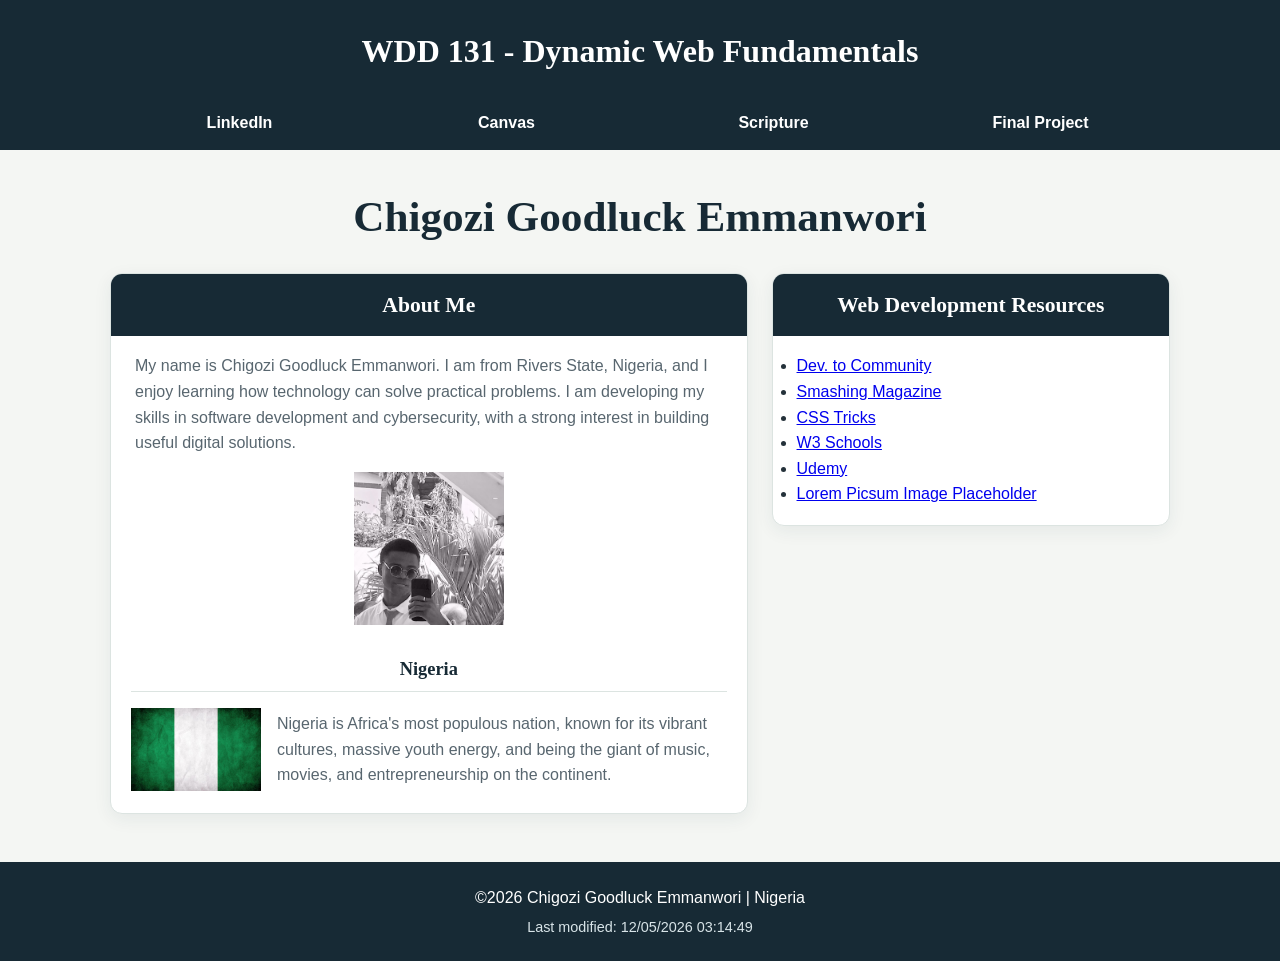
<file: index.html>
<!DOCTYPE html>
<html lang="en">
<head>
    <meta charset="UTF-8">
    <meta name="viewport" content="width=device-width, initial-scale=1.0">
    <meta name="description" content="WDD 131 | Dynamic Web Fundamentals home page for Chigozi Goodluck Emmanwori">
    <meta name="author" content="Chigozi Goodluck Emmanwori">
    <title>WDD 131 - Dynamic Web Fundamentals - Chigozi Goodluck Emmanwori</title>
    <link rel="preconnect" href="https://fonts.googleapis.com">
    <link rel="preconnect" href="https://fonts.gstatic.com" crossorigin>
    <link href="https://fonts.googleapis.com/css2?family=Roboto:ital,wght@0,100..900;1,100..900&display=swap" rel="stylesheet">
    <link rel="stylesheet" href="styles/base.css">
    <script src="scripts/getdates.js" defer></script>
</head>
<body>
    <header class="site-header">
        <div class="header-inner">
            <span id="course-title">WDD 131 - Dynamic Web Fundamentals</span>
            <nav class="navigation" aria-label="Main navigation">
                <a href="https://www.linkedin.com/in/chigozi-goodluck-emmanwori-ab995328a">LinkedIn</a>
                <a href="https://byupw.instructure.com/.">Canvas</a>
                <a href="https://www.churchofjesuschrist.org/study/scriptures/dc-testament/dc/58?lang=eng">Scripture</a>
                <a href="#">Final Project</a>
            </nav>
        </div>
    </header>

    <main>
        <h1>Chigozi Goodluck Emmanwori</h1>
        <div class="content-grid">
            <section class="card about-card">
                <h2>About Me</h2>
                <div class="card-content">
                    <p>My name is Chigozi Goodluck Emmanwori. I am from Rivers State, Nigeria, and I enjoy learning how technology can solve practical problems. I am developing my skills in software development and cybersecurity, with a strong interest in building useful digital solutions.</p>
                    <img class="profile-image" src="images/pic.jpeg" alt="Profile Picture">
                </div>
                <h3>Nigeria</h3>
                <div class="location-content">
                    <img src="images/nigeria.jpg" alt="Nigeria">
                    <p>Nigeria is Africa's most populous nation, known for its vibrant cultures, massive
                youth
                energy, and being the giant of music, movies, and entrepreneurship on the continent.</p>
                </div>
            </section>

            <section class="card interests-card">
                <h2>Web Development Resources</h2>
                <div class="card-content">
                    <ul>
                        <li><a href="https://dev.to/">Dev. to Community</a></li>
                        <li><a href="https://www.smashingmagazine.com/">Smashing Magazine</a></li>
                        <li><a href="https://css-tricks.com/">CSS Tricks</a></li>
                        <li><a href="https://www.w3schools.com/">W3 Schools</a></li>
                        <li><a href="https://www.udemy.com/">Udemy</a></li>
                        <li><a href="https://picsum.photos/">Lorem Picsum Image Placeholder</a></li>
                    </ul>
                </div>
            </section>
        </div>
    </main>
    <footer class="site-footer">
        <p>©️<span id="currentyear"></span> Chigozi Goodluck Emmanwori | Nigeria</p>
        <p id="lastModified"></p>
    </footer>
</body>
</html>
</file>
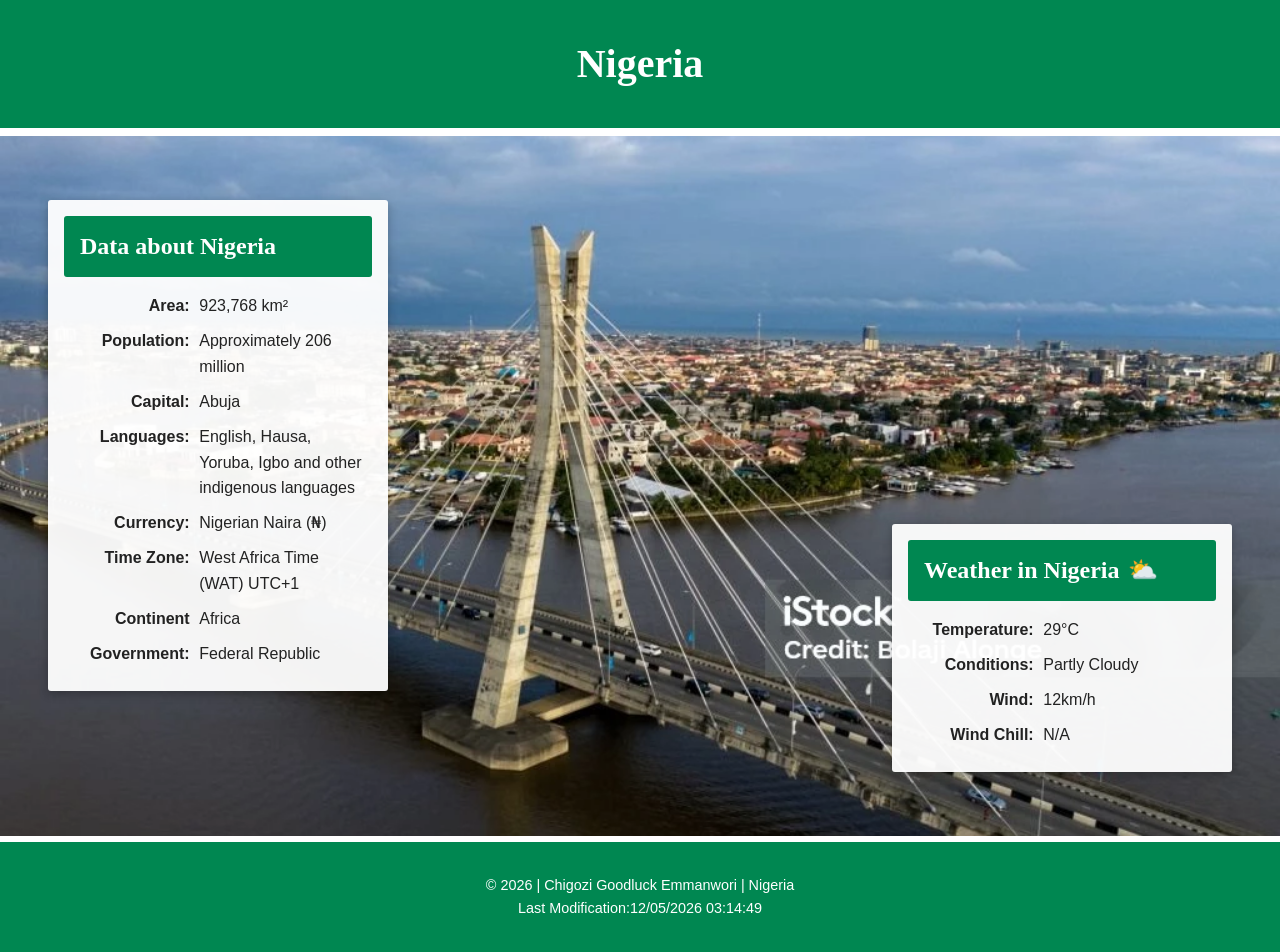
<file: place.html>
<!DOCTYPE html>
<html lang="en">
<head>
    <meta charset="UTF-8">
    <meta name="viewport" content="width=device-width, initial-scale=1.0">
    <meta name="description" content="Explore Nigeria, a West African country known for its diverse cultures, beautiful landscapes, rich history, and vibrant people.">
    <meta name="author" content="Chigozi Goodluck Emmanwori">
    <link rel="stylesheet" href="styles/place.css">
    <script src="scripts/place.js" defer></script>
    <title>Nigeria | WDD 131</title>
</head>
<body>
    <header>
        <h1>Nigeria</h1>
    </header>
    <main>
        <div class="hero">
            <picture>
                <source media="(max-width: 600px)" srcset="images/nigeria-small.webp">
                <img src="images/nigeria-large.webp" alt="Nigeria" width="1600" height="900">
            </picture>
        </div>
        <section class="data">
            <h2>Data about Nigeria</h2>
            <div class="information">
                <p><strong>Area:</strong></p>
                <p>923,768 km²</p>
                <p><strong>Population:</strong></p>
                <p>Approximately 206 million</p>
                <p><strong>Capital:</strong></p>
                <p>Abuja</p>
                <p><strong>Languages:</strong></p>
                <p>English, Hausa, Yoruba, Igbo and other indigenous languages</p>
                <p><strong>Currency:</strong></p>
                <p>Nigerian Naira (₦)</p>
                <p><strong>Time Zone:</strong></p>
                <p>West Africa Time (WAT) UTC+1</p>
                <p><strong>Continent</strong></p>
                <p>Africa</p>
                <p><strong>Government:</strong></p>
                <p>Federal Republic</p>
            </div>
        </section>
        <section class="weather">
            <h2>Weather in Nigeria</h2>
            <img class="weather-icon" src="images/weather.svg" alt="Weather Icon" width="60" height="60">
            <div class="information">
                <p><strong>Temperature:</strong></p>
                <p><span id=temperature>29</span>°C</p>
                <p><strong>Conditions:</strong></p>
                <p>Partly Cloudy</p>
                <p><strong>Wind:</strong></p>
                <p><span id="wind-speed">12</span>km/h</p>
                <p><strong>Wind Chill:</strong></p>
                <p id="wind-chill">N/A</p>
            </div>
        </section>
    </main>    
    <footer>
        <p>
            &copy; <span id="currentyear"></span>
            | Chigozi Goodluck Emmanwori
            | Nigeria
        </p>
        <p>Last Modification:<span id="lastModified"></span>
        </p>
    </footer>
</body>

</html>
</file>
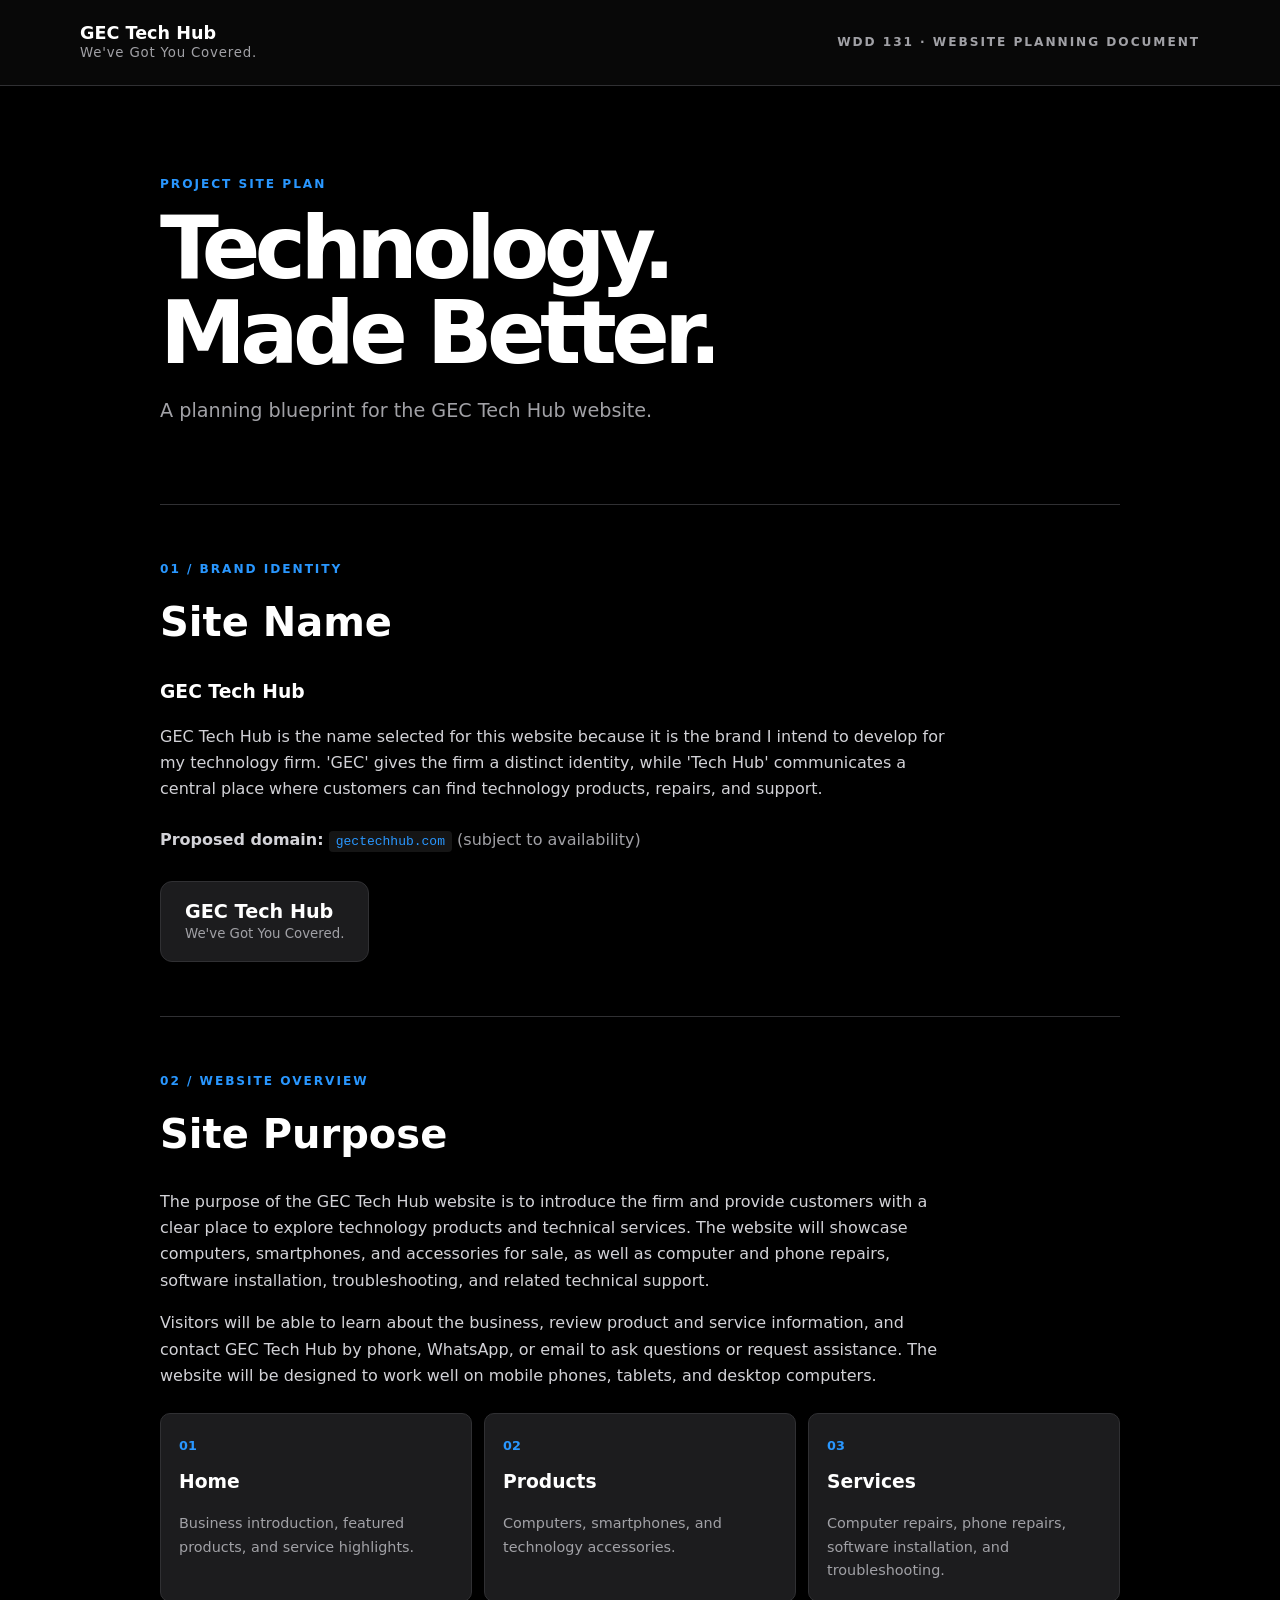
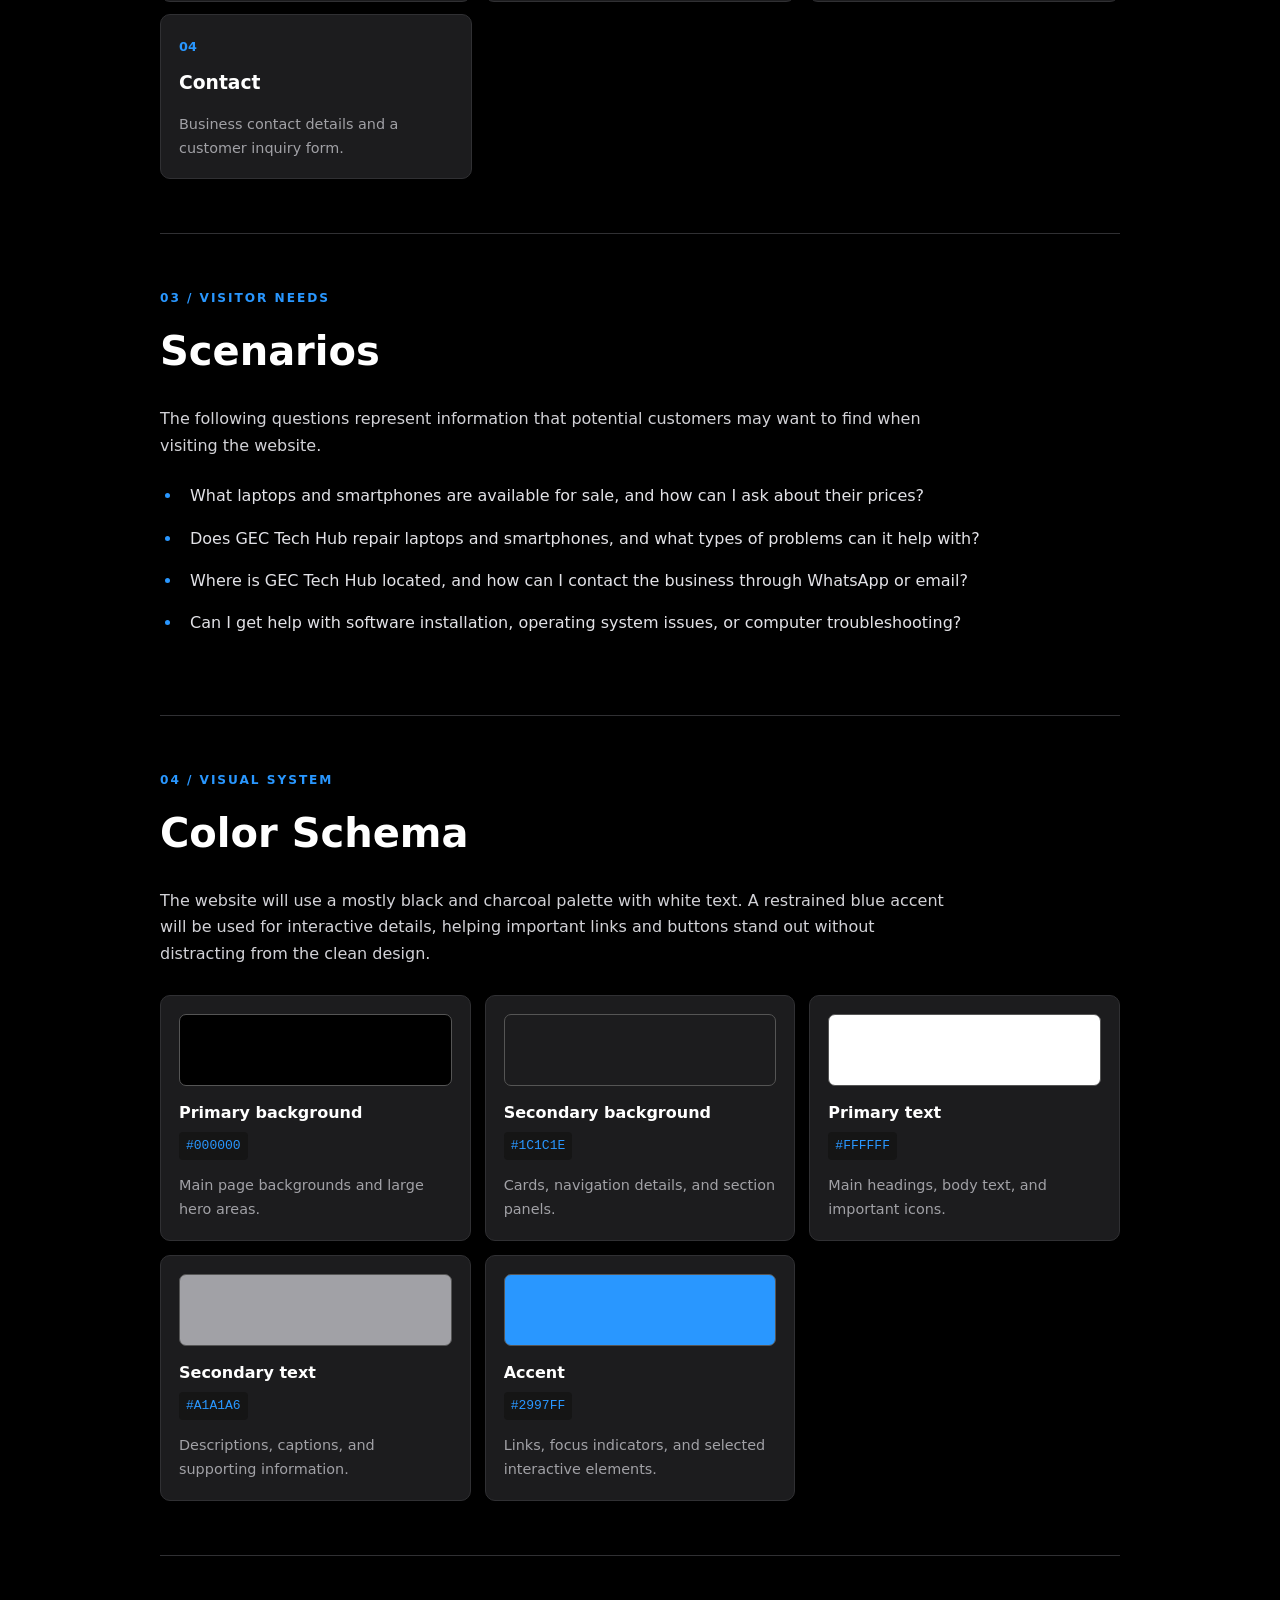
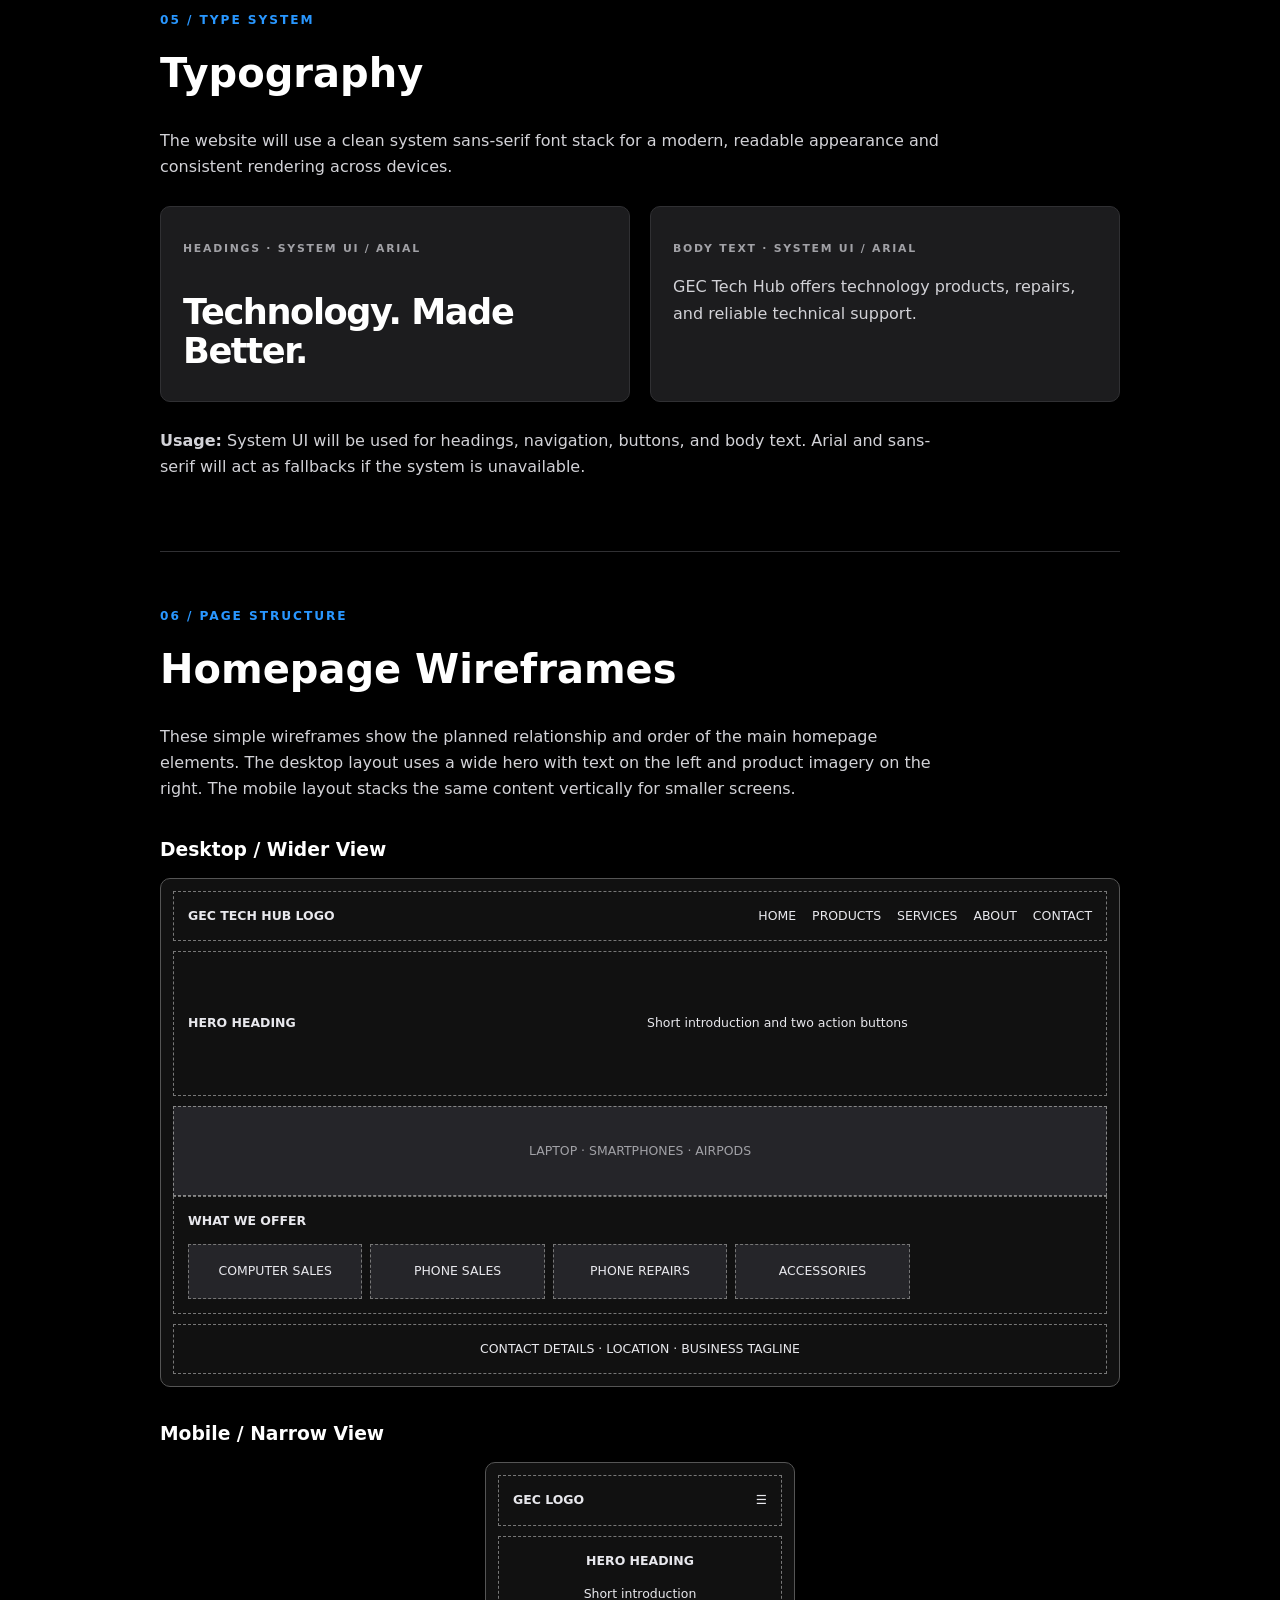
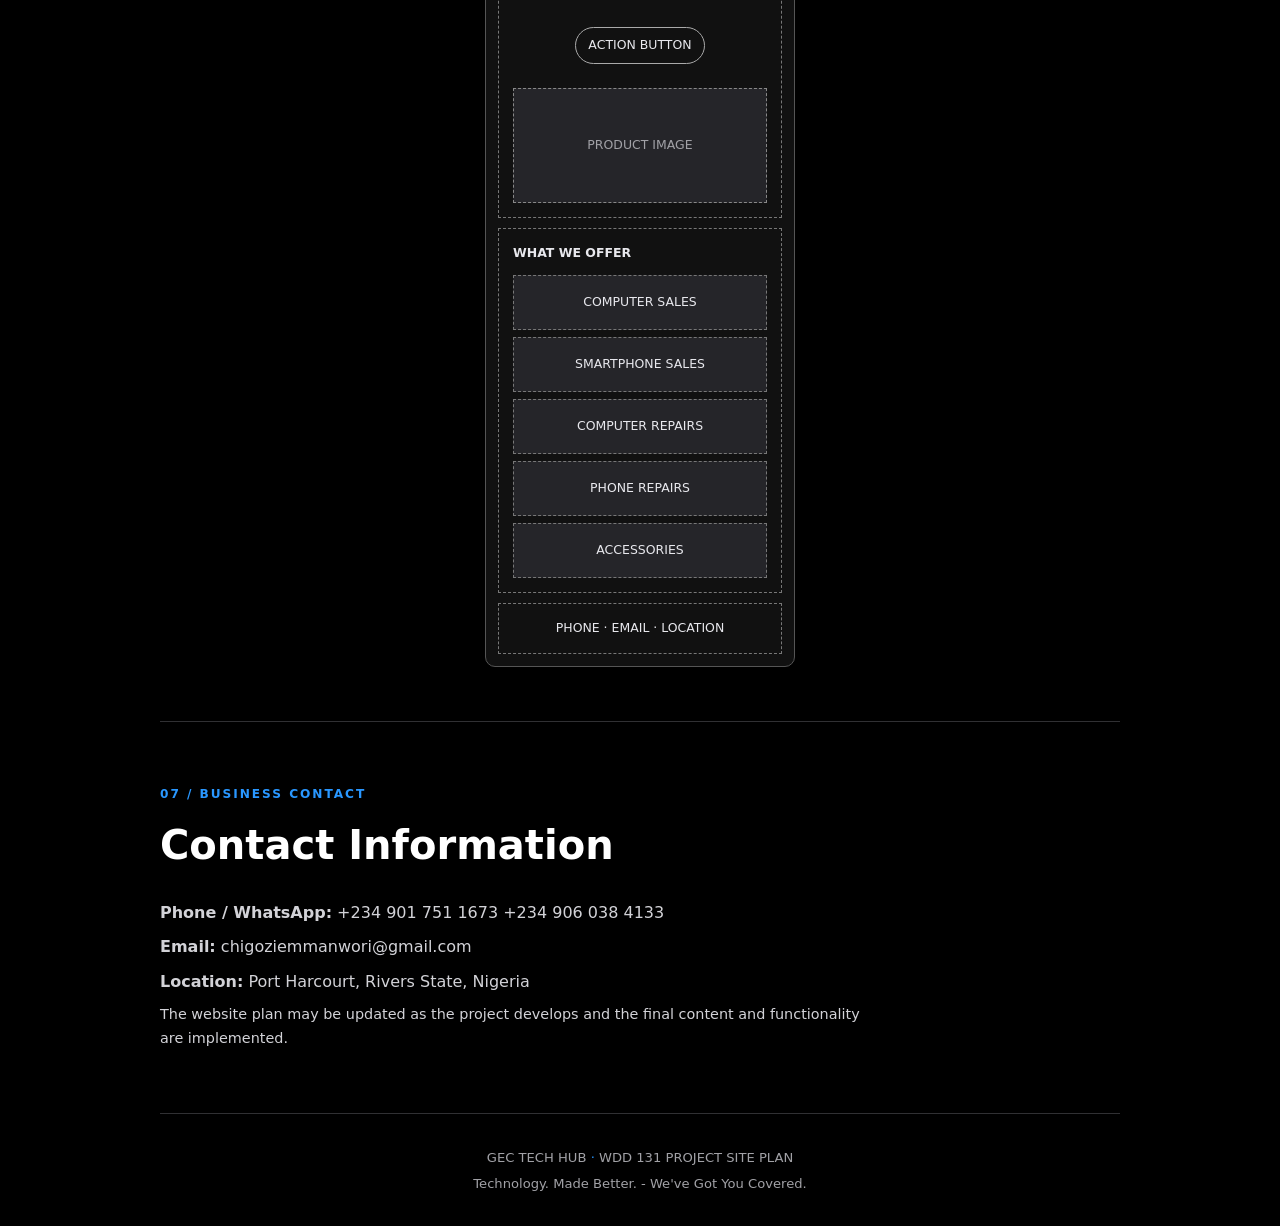
<file: project/siteplan.html>
<!DOCTYPE html>
<html lang="en">
<head>
    <meta charset="UTF-8">
    <meta name="viewport" content="width=device-width, initial-scale=1.0">
    <meta name="description" content="Website planning document for GEC Tech Hub, a technology sales, repair, and support firm in Port Harcourt, Rivers State.">
    <meta name="author" content="Chigozi Goodluck Emmanwori">
    <link rel="stylesheet" href="siteplan.css">
    <title>GEC Tech Hub | Website Site Plan</title>
</head>
<body>
    <header class="site-header">
        <a class="brand" href="#top" aria-label="GEC Tech Hub site plan home">
            <span class="brand-text">
                <strong>GEC Tech Hub</strong>
                <small>We've Got You Covered.</small>
            </span>
        </a>
        <p class="document-label">WDD 131 · Website Planning Document</p>
    </header>

    <main id="top">
        <section class="intro">
            <p class="eyebrow">PROJECT SITE PLAN</p>
            <h1>Technology.<br>Made Better.</h1>
            <p class="intro-copy">A planning blueprint for the GEC Tech Hub website.</p>
        </section>
        <section class="plan-section" id="site-name">
            <p class="section-number">01 / BRAND IDENTITY</p>
            <!--I am still working on the brand's logo. At the end of the project, the logo would be provided-->
            <h2>Site Name</h2>
            <h3>GEC Tech Hub</h3>
            <p>GEC Tech Hub is the name selected for this website because it is the brand I intend to develop for my technology firm. 'GEC' gives the firm a distinct identity, while 'Tech Hub' communicates a central place where customers can find technology products, repairs, and support.</p>
            <p class="domain-note"><strong>Proposed domain:</strong> <code>gectechhub.com</code> <span>(subject to availability)</span></p>
            <div class="brand-preview">
                <div><strong>GEC Tech Hub</strong><small>We've Got You Covered.</small></div>
            </div>
        </section>
        <section class="plan-section" id="purpose">
            <p class="section-number">02 / WEBSITE OVERVIEW</p>
            <h2>Site Purpose</h2>
            <p>The purpose of the GEC Tech Hub website is to introduce the firm and provide customers with a clear place to explore technology products and technical services. The website will showcase computers, smartphones, and accessories for sale, as well as computer and phone repairs, software installation, troubleshooting, and related technical support.</p>
            <p>Visitors will be able to learn about the business, review product and service information, and contact GEC Tech Hub by phone, WhatsApp, or email to ask questions or request assistance. The website will be designed to work well on mobile phones, tablets, and desktop computers.</p>
            <div class="page-list">
                <article><span>01</span><h3>Home</h3><p>Business introduction, featured products, and service highlights.</p></article>
                <article><span>02</span><h3>Products</h3><p>Computers, smartphones, and technology accessories.</p></article>
                <article><span>03</span><h3>Services</h3><p>Computer repairs, phone repairs, software installation, and troubleshooting.</p></article>
                <article><span>04</span><h3>Contact</h3><p>Business contact details and a customer inquiry form.</p></article>
            </div>
        </section>

        <section class="plan-section" id="scenarios">
            <p class="section-number">03 / VISITOR NEEDS</p>
            <h2>Scenarios</h2>
            <p>The following questions represent information that potential customers may want to find when visiting the website.</p>
            <ul class="scenario-list">
                <li>What laptops and smartphones are available for sale, and how can I ask about their prices?</li>
                <li>Does GEC Tech Hub repair laptops and smartphones, and what types of problems can it help with?</li>
                <li>Where is GEC Tech Hub located, and how can I contact the business through WhatsApp or email?</li>
                <li>Can I get help with software installation, operating system issues, or computer troubleshooting?</li>
            </ul>
        </section>

        <section class="plan-section" id="colors">
            <p class="section-number">04 / VISUAL SYSTEM</p>
            <h2>Color Schema</h2>
            <p>The website will use a mostly black and charcoal palette with white text. A restrained blue accent will be used for interactive details, helping important links and buttons stand out without distracting from the clean design.</p>
            <div class="color-grid">
                <article class="color-swatch"><div class="swatch black"></div><h3>Primary background</h3><code>#000000</code><p>Main page backgrounds and large hero areas.</p></article>
                <article class="color-swatch"><div class="swatch charcoal"></div><h3>Secondary background</h3><code>#1C1C1E</code><p>Cards, navigation details, and section panels.</p></article>
                <article class="color-swatch"><div class="swatch white"></div><h3>Primary text</h3><code>#FFFFFF</code><p>Main headings, body text, and important icons.</p></article>
                <article class="color-swatch"><div class="swatch muted"></div><h3>Secondary text</h3><code>#A1A1A6</code><p>Descriptions, captions, and supporting information.</p></article>
                <article class="color-swatch"><div class="swatch blue"></div><h3>Accent</h3><code>#2997FF</code><p>Links, focus indicators, and selected interactive elements.</p></article>
            </div>
        </section>

        <section class="plan-section" id="typography">
            <p class="section-number">05 / TYPE SYSTEM</p>
            <h2>Typography</h2>
            <p>The website will use a clean system sans-serif font stack for a modern, readable appearance and consistent rendering across devices.</p>
            <div class="type-sample">
                <div><p class="sample-label">HEADINGS · SYSTEM UI / ARIAL</p><h3 class="sample-heading">Technology. Made Better.</h3></div>
                <div><p class="sample-label">BODY TEXT · SYSTEM UI / ARIAL</p><p class="sample-body">GEC Tech Hub offers technology products, repairs, and reliable technical support.</p></div>
            </div>
            <p><strong>Usage:</strong> System UI will be used for headings, navigation, buttons, and body text. Arial and sans-serif will act as fallbacks if the system is unavailable.</p>
        </section>

        <section class="plan-section" id="wireframes">
            <p class="section-number">06 / PAGE STRUCTURE</p>
            <h2>Homepage Wireframes</h2>
            <p>These simple wireframes show the planned relationship and order of the main homepage elements. The desktop layout uses a wide hero with text on the left and product imagery on the right. The mobile layout stacks the same content vertically for smaller screens.</p>

            <h3 class="wireframe-title">Desktop / Wider View</h3>
            <div class="wireframe desktop-wireframe" role="img" aria-label="Desktop homepage wireframe showing header navigation, hero text and product image side by side, service cards, and contact footer.">
                <div class="wf-header"><b>GEC TECH HUB LOGO</b><span>HOME　 PRODUCTS　 SERVICES　 ABOUT　 CONTACT</span></div>
                <div class="wf-hero"><b>HERO HEADING</b><p>Short introduction and two action buttons</p></div><div class="wf-image">LAPTOP · SMARTPHONES · AIRPODS</div>
                <div class="wf-services"><b>WHAT WE OFFER</b><div class="wf-cards"><span>COMPUTER SALES</span><span>PHONE SALES</span><span>PHONE REPAIRS</span><span>ACCESSORIES</span></div></div>
                <div class="wf-footer">CONTACT DETAILS · LOCATION · BUSINESS TAGLINE</div>
            </div>

            <h3 class="wireframe-title">Mobile / Narrow View</h3>
            <div class="wireframe mobile-wireframe" role="img" aria-label="Mobile homepage wireframe showing a compact header, stacked hero content and image, vertically arranged service cards, and contact footer.">
                <div class="wf-header"><b>GEC LOGO</b><span>☰</span></div>
                <div class="wf-mobile-hero"><b>HERO HEADING</b><p>Short introduction</p><span class="wf-button">ACTION BUTTON</span><div class="wf-image">PRODUCT IMAGE</div></div>
                <div class="wf-mobile-services"><b>WHAT WE OFFER</b><span>COMPUTER SALES</span><span>SMARTPHONE SALES</span><span>COMPUTER REPAIRS</span><span>PHONE REPAIRS</span><span>ACCESSORIES</span></div>
                <div class="wf-footer">PHONE · EMAIL · LOCATION</div>
            </div>
        </section>

        <section class="plan-section contact-plan" id="contact">
            <p class="section-number">07 / BUSINESS CONTACT</p>
            <h2>Contact Information</h2>
            <p><strong>Phone / WhatsApp:</strong> +234 901 751 1673  +234 906 038 4133</p>
            <p><strong>Email:</strong> chigoziemmanwori@gmail.com</p>
            <p><strong>Location:</strong> Port Harcourt, Rivers State, Nigeria</p>
            <p class="note">The website plan may be updated as the project develops and the final content and functionality are implemented.</p>
        </section>
    </main>

    <footer class="site-footer">
        <p>GEC TECH HUB <span>·</span> WDD 131 PROJECT SITE PLAN</p>
        <p>Technology. Made Better. - We've Got You Covered.</p>
    </footer>
</body>
</html>
</file>
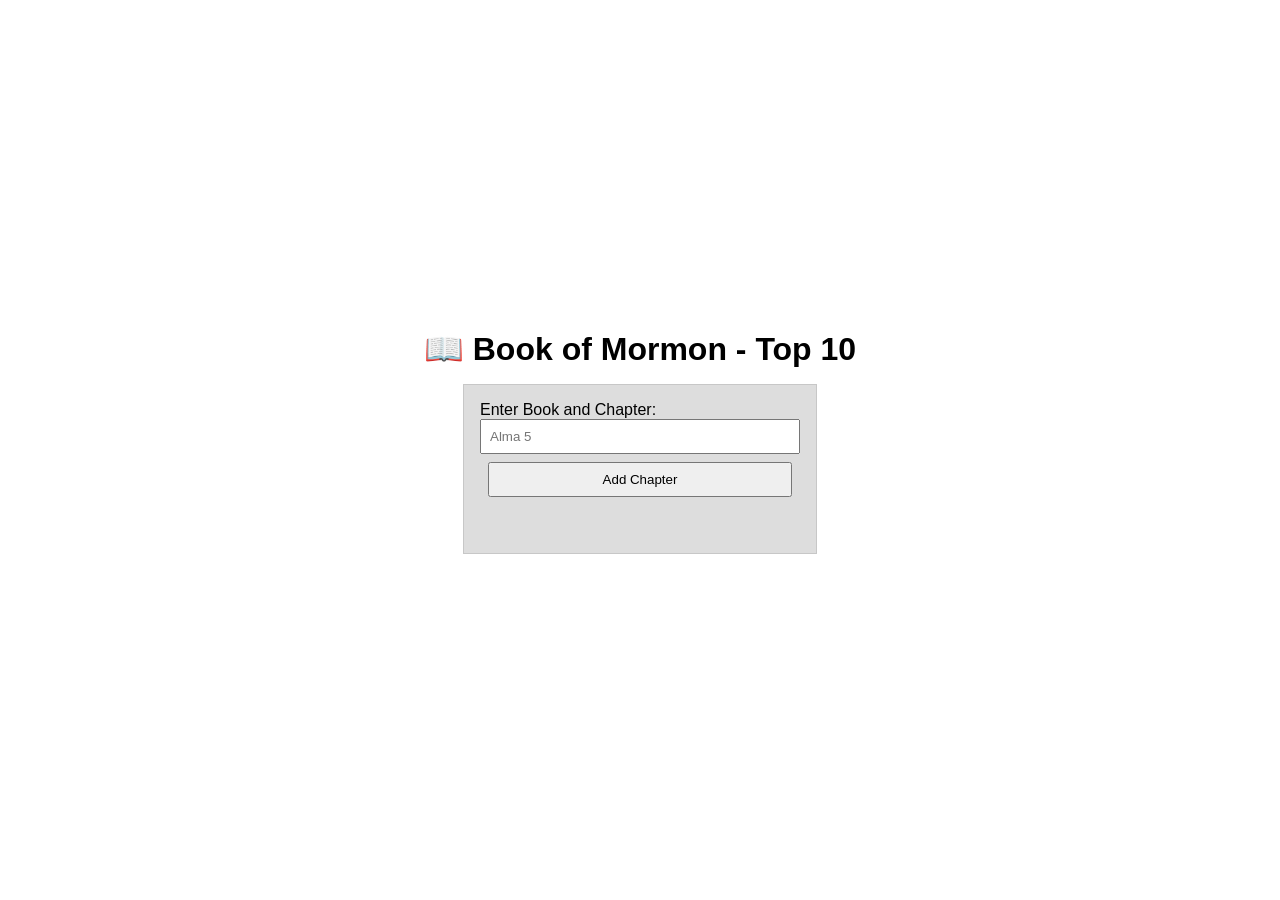
<file: week02/bom.html>
<!DOCTYPE html>
<html lang="en">
<head>
    <meta charset="UTF-8">
    <meta name="viewport" content="width=device-width, initial-scale=1.0">
    <meta name="description" content="BOM">
    <meta name="author" content="Chigozi Goodluck Emmanwori">
    <title>WDD 131 - BOM</title>
    <link rel="stylesheet" href="styles/bom.css">
    <script src="scripts/bom.js" defer></script>
</head>
<body>
        <h1>📖 Book of Mormon - Top 10</h1>
    <main>
        <label for="favchap">Enter Book and Chapter: </label>
        <input type="text" id="favchap" placeholder="Alma 5">
        <button type="submit">Add Chapter</button>
        <ul id="list"></ul>
    </main>
</body>
</html>
</file>
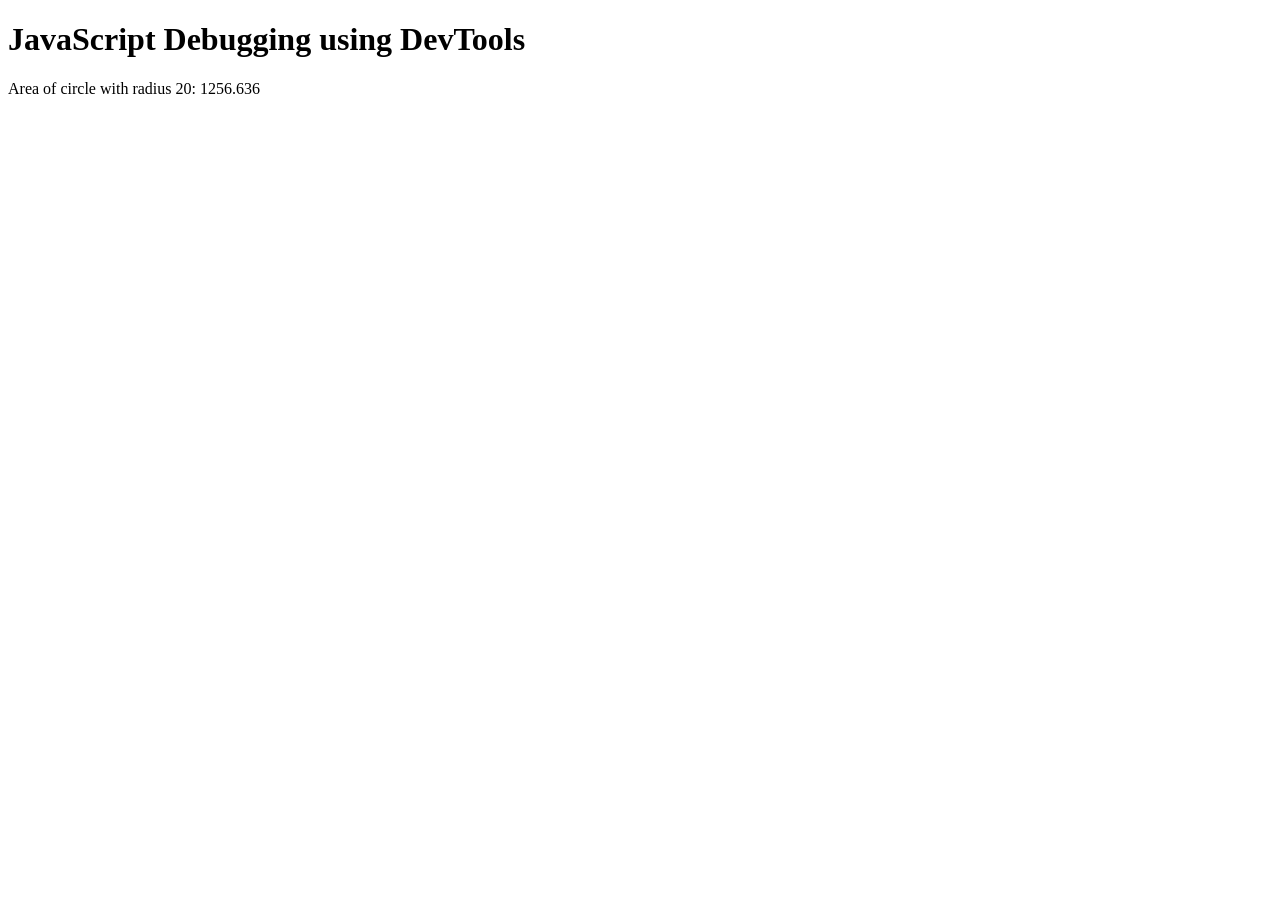
<file: week02/debugging.html>
<!DOCTYPE html>
<html lang="en">
<head>
    <meta charset="UTF-8">
    <meta name="viewport" content="width=device-width, initial-scale=1.0">
    <meta name="description" content="Debugging">
    <meta name="author" content="Chigozi Goodluck Emmanwori">
    <script src="scripts/debugging.js" defer></script>
    <title>WDD 131 - Debugging</title>
</head>
<body>
    <h1>JavaScript Debugging using DevTools</h1>
    <p>Area of circle with radius <span id="radius"></span>: <span id="area"></span></p>
</body>
</html>
</file>
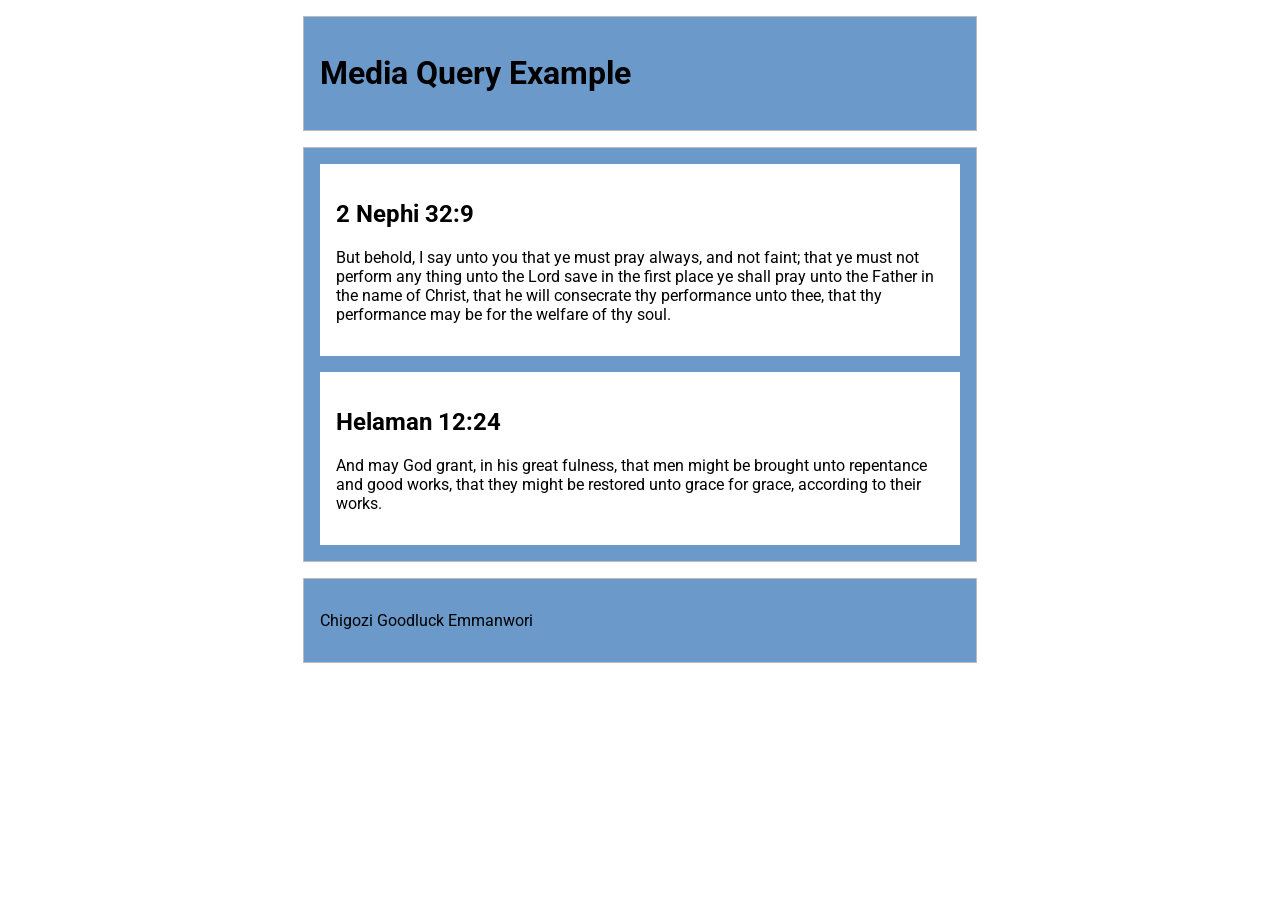
<file: week02/media-query.html>
<!DOCTYPE html>
<html lang="en">
<head>
    <meta charset="UTF-8">
    <meta name="viewport" content="width=device-width, initial-scale=1.0">
    <meta name="description" content="Media query learning activity example page">
    <meta name="author" content="Chigozi Goodluck Emmanwori">
    <title>WDD 131 - Media Query Example</title>
    <link rel="preconnect" href="https://fonts.googleapis.com">
    <link rel="preconnect" href="https://fonts.gstatic.com" crossorigin>
    <link href="https://fonts.googleapis.com/css2?family=Roboto:ital,wght@0,100..900;1,100..900&display=swap" rel="stylesheet">
    <link rel="stylesheet" href="styles/media-query-large.css">
    <link rel="stylesheet" href="styles/media-query.css">
</head>
<body>
    <header>
        <h1>Media Query Example</h1>
    </header>
    <main>
        <section>
            <h2>2 Nephi 32:9</h2>
            <p>But behold, I say unto you that ye must pray always, and not faint; that ye must not perform any thing unto the Lord save in the first place ye shall pray unto the Father in the name of Christ, that he will consecrate thy performance unto thee, that thy performance may be for the welfare of thy soul.</p>
        </section>
        <section>
            <h2>Helaman 12:24</h2>
            <p>And may God grant, in his great fulness, that men might be brought unto repentance and good works, that they might be restored unto grace for grace, according to their works.</p>
        </section>
    </main>
    <footer>
        <p>Chigozi Goodluck Emmanwori</p>
    </footer>
</body>
</html>
</file>
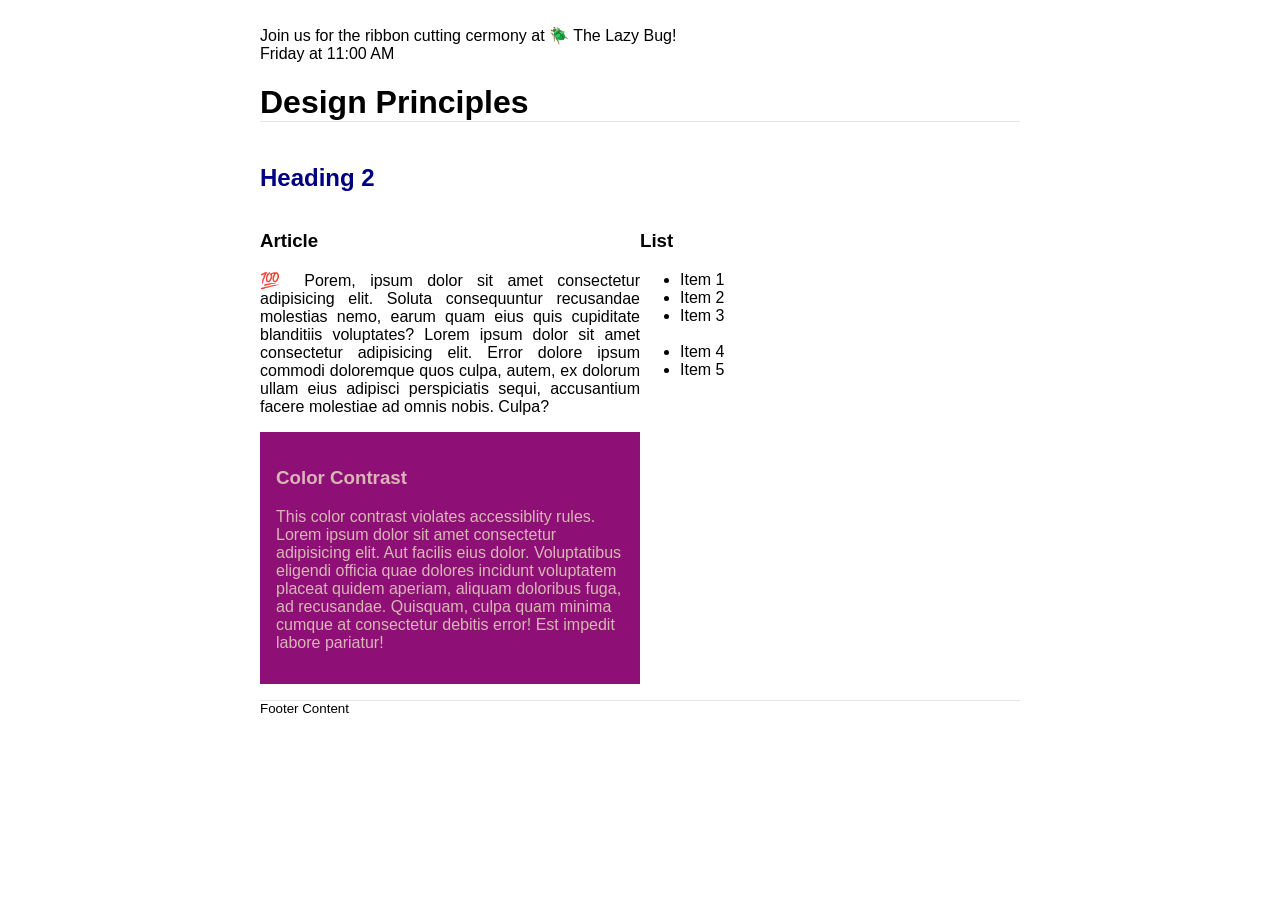
<file: week03/design.html>
<!DOCTYPE html>
<html lang="en">
<head>
    <meta charset="UTF-8">
    <meta name="viewport" content="width=device-width, initial-scale=1.0">
    <meta name="description" content="Design">
    <meta name="author" content="Chigozi Goodluck Emmanwori">
    <link rel="stylesheet" href="styles/design.css">
    <title>Document</title>
</head>
<body>
    <header>
	<banner behavior="alternate" direction="right"><br>Join us for the ribbon cutting cermony at 🪲 The Lazy Bug!<br>Friday at 11:00 AM</banner>
	<h1>Design Principles</h1>
</header>
<main>
	<h2>Heading 2</h2>
	<section>
		<h3>Article</h3>
		<article>
			<p>💯 Porem, ipsum dolor sit amet consectetur adipisicing elit. Soluta consequuntur recusandae molestias nemo, earum quam eius quis cupiditate blanditiis voluptates? Lorem ipsum dolor sit amet consectetur adipisicing elit. Error dolore ipsum commodi doloremque quos culpa, autem, ex dolorum ullam eius adipisci perspiciatis sequi, accusantium facere molestiae ad omnis nobis. Culpa?</p>
		</article>
	</section>
	<section>
		<h3>List</h3>
		<ul>
			<li>Item 1</li>
			<li>Item 2</li>
			<li>Item 3<br><br></li>
			<li>Item 4</li>
			<li>Item 5</li>
		</ul>
	</section>
	<div class="callout">
		<h3>Color Contrast</h3>
		<p>This color contrast violates accessiblity rules. Lorem ipsum dolor sit amet consectetur adipisicing elit. Aut facilis eius dolor. Voluptatibus eligendi officia quae dolores incidunt voluptatem placeat quidem aperiam, aliquam doloribus fuga, ad recusandae. Quisquam, culpa quam minima cumque at consectetur debitis error! Est impedit labore pariatur!</p>
	</div>
</main>
<footer>
	Footer Content
</footer>
</body>
</html>
</file>
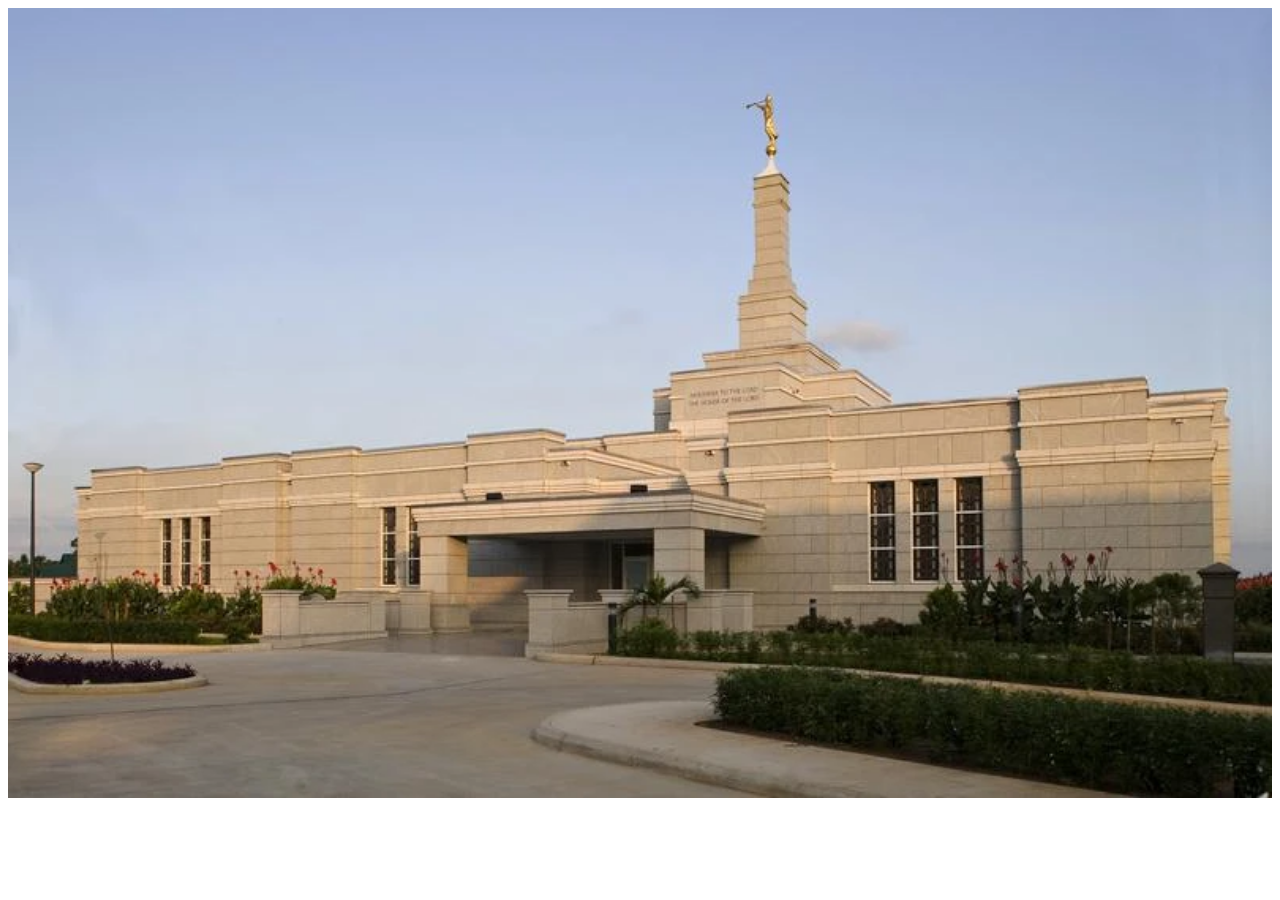
<file: week03/responsive-images.html>
<!DOCTYPE html>
<html lang="en">
<head>
    <meta charset="UTF-8">
    <meta name="viewport" content="width=device-width, initial-scale=1.0">
    <meta name="description" content="Responsive Images">
    <meta name="author" content="Chigozi Goodluck Emmanwori">
    <link rel="stylesheet" href="styles/responsive-images.css">
    <title>Responsive Images</title>
</head>
<body>
    <main>
        <div class="hero">
            <picture>
                <source srcset="images/hero-large.webp" media="(min-width: 1000px)">
                <source srcset="images/hero-medium.webp" media="(min-width: 500px)">
                <img src="images/hero-small.webp" alt="Aba Nigeria Temple" width="500" height="250">
            </picture>
        </div>
    </main>
</body>
</html>
</file>
<file: styles/base.css>
:root {
    --navy: #25578a;
    --blue: #172a35;
    --paper: #f4f6f3;
    --white: #ffffff;
    --muted: #58666f;
    --border: #dce4e1;
    --ink: #24313a;
    --heading-font: "Playfair Display", Georgia, serif;
    --body-font: "DM Sans", Arial, sans-serif;
}

* {
    box-sizing: border-box;
    margin: 0;
    padding: 0;
}

body {
    background: var(--paper);
    color: var(--ink);
    font-family: var(--body-font);
    line-height: 1.6;
}

.site-header {
    background: var(--blue);
    color: var(--white);
}

.header-inner {
    max-width: 1100px;
    margin: 0 auto;
    padding: 1.4rem 1.25rem 0;
}

#course-title {
    display: block;
    padding: 0.25rem 0 1.1rem;
    font-family: var(--heading-font);
    font-size: clamp(1.35rem, 3vw, 2rem);
    font-weight: 700;
    text-align: center;
}

.navigation {
    display: flex;
    justify-content: space-around;
    align-items: center;
    gap: 0.5rem;
    flex-wrap: wrap;
}

.navigation a {
    flex: 1 1 150px;
    display: block;
    padding: 0.9rem 0.75rem;
    color: var(--white);
    text-align: center;
    text-decoration: none;
    font-weight: 600;
    transition: all 0.3s;
}

.navigation a:hover {
    transform: translateY(-5px);
    background-color: var(--muted);
    color: var(--white);
    box-shadow: 0 4px 8px rgba(0, 0, 0, 0.2);
}

main {
    max-width: 1100px;
    margin: 2rem auto 3rem;
    padding: 0 1.25rem
}

h1,
h2,
h3 {
    font-family: var(--heading-font);
}

h1 {
    margin-bottom: 1.4rem;
    color: var(--blue);
    font-size: clamp(2rem, 4vw, 2.7rem);
    text-align: center;
}

.content-grid {
    display: grid;
    grid-template-columns: minmax(0, 1.6fr) minmax(260px, 1fr);
    gap: 1.5rem;
    align-items: start;
}

.card {
    overflow: hidden;
    background: var(--white);
    border: 1px solid var(--border);
    border-radius: 12px;
    box-shadow: 0 5px 18px rgba(23, 50, 77, 0.07);
}

.card h2 {
    padding: 0.85rem 1rem;
    background: var(--blue);
    color: var(--white);
    font-size: 1.35rem;
    text-align: center;
}

.card h3 {
    margin: 0 1.25rem;
    padding: 0.8rem 0 0.4rem;
    border-bottom: 1px solid var(--border);
    color: var(--blue);
    font-size: 1.15rem;
    text-align: center;
}

.card-content {
    padding: 1.1rem 1.5rem;
}

.card-content p,
.location-content p {
    color: var(--muted);
}

.profile-image {
    display: block;
    width: 150px;
    max-width: 40%;
    margin: 1rem auto 0;
}

.location-content {
    display: grid;
    grid-template-columns: 130px 1fr;
    gap: 1rem;
    align-items: center;
    padding: 1rem 1.25rem 1.4rem;
}

.location-content img {
    display: block;
    width: 100%;
    height: auto;
}

.site-footer {
    padding: 1.4rem 1rem;
    background: var(--blue);
    color: var(--white);
    text-align: center;
}

.site-footer p + p {
    margin-top: 0.35rem;
    color: #d8e4e8;
    font-size: 0.9rem;
}

@media (max-width: 700px) {
    .content-grid {
        grid-template-columns: 1fr;
    }

    .navigation {
        flex-direction: column;
        gap: 0;
    }

    .navigation a {
        width: 100%;
        flex-basis: auto;
    }

    .location-content {
        grid-template-columns: 100px 1fr;
    }
}

@media (max-width: 420px) {
    .location-content {
        grid-template-columns: 1fr;
    }

    .location-content img {
        max-width: 150px;
        margin: 0 auto;
    }
}
</file>
<file: styles/place.css>
:root {
    --primary-color: #008751;
    --secondary-color: #ffffff;
    --accent-color: #e6f2e9;
    --text-color: #222222;
    --heading-font: Georgia, serif;
    --body-font: Arial, sans-serif;
}

* {
    margin: 0;
    padding: 0;
    box-sizing: border-box;
}

body {
    font-family: var(--body-font);
    color: var(--text-color);
    background-color: var(--accent-color);
    line-height: 1.6;
}

header {
    background-color: var(--primary-color);
    color: var(--secondary-color);
    text-align: center;
    padding: 1.5rem;
    border-bottom: 8px solid var(--secondary-color);
}

h1,
h2 {
    font-family: var(--heading-font);
}

h1 {
    font-size: 2rem;
}

.hero {
    width: 100%;
}

.hero img {
    display: block;
    width: 100%;
    height: auto;
    object-fit: cover;
}

section {
    background-color: var(--secondary-color);
    margin: 1.5rem auto;
    padding: 1.5rem;
    max-width: 600px;
    border-radius: 3px;
}

section h2 {
    background-color: var(--primary-color);
    color: var(--secondary-color);
    text-align: center;
    padding: 0.7rem;
    margin-bottom: 1rem;
    border-radius: 3px;
}

.information {
    display: grid;
    grid-template-columns: 1fr 1.4fr;
    gap: 0.6rem;
}

.information p:nth-child(odd) {
    text-align: right;
    font-weight: bold;
}

.weather-icon {
    display: block;
    width: 60px;
    height: 60px;
    margin: 0 auto 1rem;
}

footer {
    background-color: var(--primary-color);
    color: var(--secondary-color);
    text-align: center;
    padding: 1.5rem;
    border-top: 6px solid var(--secondary-color);
    font-size: 0.9rem;
}

@media screen and (min-width: 700px) {
    header {
        padding: 2rem;
    }

    h1 {
        font-size: 2.5rem;
    }

    main {
        position: relative;
        min-height: 700px;
        padding: 2rem;
    }

    .hero {
        position: absolute;
        inset: 0;
        z-index: -1;
        height: 100%;
        overflow: hidden;
    }

    .hero img {
        width: 100%;
        height: 100%;
        object-fit: cover;
    }

    section {
        position: absolute;
        width: 340px;
        margin: 0;
        padding: 1.5rem;
        background-color: rgba(255, 255, 255, 0.95);
        box-shadow: 0 3px 10px rgba(0, 0, 0, 0.25);
    }

    .data {
        top: 4rem;
        left: 3rem;
    }

    .weather {
        bottom: 4rem;
        right: 3rem;
    }

    section h2 {
        text-align: left;
        margin: -0.5rem -0.5rem 1rem;
        padding: 0.7rem 1rem;
    }

    .weather h2::after {
        content: "⛅";
        font-size: 1.5rem;
        margin-left: 0.5rem;
    }

    .weather-icon {
        display: none;
    }

    footer {
        padding: 2rem;
    }
}
</file>
<file: project/siteplan.css>
:root {
    --black: #000000;
    --charcoal: #1c1c1e;
    --white: #ffffff;
    --muted: #a1a1a6;
    --blue: #2997ff;
    --line: #303033;
    --font: system-ui, -apple-system, BlinkMacSystemFont, "Segoe UI", Arial, sans-serif;
}

* {
    box-sizing: border-box;
}

html {
    scroll-behavior: smooth;
}

body {
    margin: 0;
    background: var(--black);
    color: var(--white);
    font-family: var(--font);
    line-height: 1.65;
}

.site-header {
    min-height: 86px;
    padding: 18px max(5%, calc((100% - 1120px) / 2));
    display: flex;
    align-items: center;
    justify-content: space-between;
    gap: 24px;
    border-bottom: 1px solid var(--line);
    background: #080808;
}

.brand {
    display: inline-flex;
    align-items: center;
    gap: 12px;
    color: var(--white);
    text-decoration: none;
}

.brand-text {
    display: grid;
    line-height: 1.25;
}

.brand-text strong {
    font-size: 1.1rem;
}

.brand-text small {
    color: var(--muted);
    letter-spacing: .06em;
}

.document-label,
.eyebrow,
.section-number,
.sample-label {
    color: var(--muted);
    font-size: .76rem;
    font-weight: 700;
    letter-spacing: .16em;
    text-transform: uppercase;
}

main {
    width: min(100% - 40px, 960px);
    margin: 0 auto;
}

.intro {
    padding: 76px 0 58px;
    border-bottom: 1px solid var(--line);
}

.eyebrow {
    color: var(--blue);
}

h1 {
    margin: 12px 0;
    font-size: clamp(2.8rem, 8vw, 5.4rem);
    line-height: .98;
    letter-spacing: -.065em;
}

.intro-copy {
    color: var(--muted);
    font-size: 1.2rem;
}

.plan-section {
    padding: 54px 0;
    border-bottom: 1px solid var(--line);
}

.section-number {
    color: var(--blue);
    margin: 0 0 10px;
}

h2 {
    margin: 0 0 22px;
    font-size: clamp(1.8rem, 4vw, 2.5rem);
}

h3 {
    margin-bottom: 8px;
}

p {
    max-width: 78ch;
}

.plan-section > p:not(.section-number) {
    color: #d2d2d7;
}

.domain-note {
    margin-top: 24px;
}

.domain-note span,
.note {
    color: var(--muted);
}

code {
    color: var(--blue);
    background: #151515;
    padding: 3px 7px;
    border-radius: 4px;
}

.brand-preview {
    display: flex;
    align-items: center;
    gap: 16px;
    width: fit-content;
    margin-top: 28px;
    padding: 18px 24px;
    background: var(--charcoal);
    border: 1px solid var(--line);
    border-radius: 12px;
}

.brand-preview div {
    display: grid;
    line-height: 1.3;
}

.brand-preview strong {
    font-size: 1.2rem;
}

.brand-preview small {
    color: var(--muted);
}

.page-list {
    display: grid;
    grid-template-columns: repeat(3, 1fr);
    gap: 12px;
    margin-top: 24px;
}

.page-list article,
.color-swatch {
    padding: 18px;
    background: var(--charcoal);
    border: 1px solid var(--line);
    border-radius: 10px;
}

.page-list article > span {
    color: var(--blue);
    font-size: .8rem;
    font-weight: 700;
}

.page-list h3 {
    margin: 8px 0;
}

.page-list p,
.color-swatch p {
    color: var(--muted);
    font-size: .9rem;
    margin-bottom: 0;
}

.scenario-list {
    padding-left: 22px;
}

.scenario-list li {
    padding: 8px 0 8px 8px;
    color: #e2e2e7;
}

.scenario-list li::marker {
    color: var(--blue);
}

.color-grid {
    display: grid;
    grid-template-columns: repeat(3, 1fr);
    gap: 14px;
    margin-top: 28px;
}

.swatch {
    height: 72px;
    border-radius: 7px;
    border: 1px solid #555;
    margin-bottom: 14px;
}

.swatch.black {
    background: #000;
}

.swatch.charcoal {
    background: #1c1c1e;
}

.swatch.white {
    background: #fff;
}

.swatch.muted {
    background: #a1a1a6;
}

.swatch.blue {
    background: #2997ff;
}

.color-swatch h3 {
    font-size: 1rem;
    margin: 0 0 5px;
}

.color-swatch code {
    display: inline-block;
}

.type-sample {
    display: grid;
    grid-template-columns: 1fr 1fr;
    gap: 20px;
    margin: 26px 0;
}

.type-sample > div {
    padding: 22px;
    background: var(--charcoal);
    border: 1px solid var(--line);
    border-radius: 10px;
}

.sample-label {
    font-size: .68rem;
}

.sample-heading {
    font-size: clamp(1.5rem, 3vw, 2.2rem);
    line-height: 1.1;
    letter-spacing: -.04em;
}

.sample-body {
    color: #d2d2d7;
}

.wireframe-title {
    margin: 32px 0 12px;
}

.wireframe {
    color: #e8e8ed;
    background: #111;
    border: 1px solid #555;
    border-radius: 10px;
    padding: 12px;
    font-size: .78rem;
}

.wf-header,
.wf-hero,
.wf-services,
.wf-footer,
.wf-mobile-hero,
.wf-mobile-services {
    border: 1px dashed #777;
    padding: 14px;
    margin-bottom: 10px;
}

.wf-header {
    display: flex;
    justify-content: space-between;
    gap: 12px;
}

.wf-hero {
    display: grid;
    grid-template-columns: 1fr 1fr;
    gap: 14px;
    min-height: 145px;
    align-items: center;
}

.wf-image {
    min-height: 90px;
    display: grid;
    place-items: center;
    color: var(--muted);
    background: #252529;
    border: 1px dashed #888;
    padding: 10px;
}

.wf-cards {
    display: grid;
    grid-template-columns: repeat(5, 1fr);
    gap: 8px;
    margin-top: 12px;
}

.wf-cards span,
.wf-mobile-services span {
    display: grid;
    place-items: center;
    min-height: 55px;
    padding: 8px;
    text-align: center;
    background: #252529;
    border: 1px dashed #777;
}

.wf-footer {
    margin-bottom: 0;
    text-align: center;
}

.mobile-wireframe {
    width: min(100%, 310px);
    margin: 0 auto;
}

.mobile-wireframe .wf-header {
    align-items: center;
}

.wf-mobile-hero {
    text-align: center;
}

.wf-mobile-hero .wf-image {
    margin-top: 14px;
    min-height: 115px;
}

.wf-button {
    display: inline-block;
    margin: 10px 0;
    padding: 7px 12px;
    border: 1px solid #aaa;
    border-radius: 20px;
}

.wf-mobile-services {
    display: grid;
    gap: 7px;
}

.wf-mobile-services b {
    margin-bottom: 5px;
}

.contact-plan p {
    margin: 8px 0;
}

.note {
    margin-top: 24px;
    font-size: .9rem;
}

.site-footer {
    padding: 28px 20px;
    text-align: center;
    color: var(--muted);
    font-size: .82rem;
}

.site-footer p {
    margin: 5px auto;
}

.site-footer span {
    color: var(--blue);
}

a:focus-visible,
button:focus-visible {
    outline: 3px solid var(--blue);
    outline-offset: 4px;
}

@media (max-width: 700px) {
    .site-header {
        align-items: flex-start;
        flex-direction: column;
        padding: 16px 20px;
        gap: 8px;
    }

    .document-label {
        margin: 0;
    }

    main {
        width: min(100% - 32px, 960px);
    }

    .intro {
        padding: 54px 0 42px;
    }

    .plan-section {
        padding: 40px 0;
    }

    .page-list,
    .color-grid {
        grid-template-columns: repeat(2, 1fr);
    }

    .type-sample {
        grid-template-columns: 1fr;
    }

    .wf-header {
        flex-direction: column;
    }

    .wf-header span {
        font-size: .68rem;
    }

    .wf-hero {
        grid-template-columns: 1fr;
    }

    .wf-cards {
        grid-template-columns: 1fr 1fr;
    }
}

@media (max-width: 420px) {
    .page-list,
    .color-grid {
        grid-template-columns: 1fr;
    }

    h1 {
        font-size: 2.8rem;
    }
}
</file>
<file: week02/styles/bom.css>
* {
	margin: 0;
	padding: 0;
}

body {
	height: 100vh;
	display: flex;
	flex-direction: column;
	align-items: center;
	justify-content: center;
	font-family: Acme, Arial, sans-serif;
}

h1 {
	font-size: 1.5rem;
}

main {
	margin: 1rem auto;
	border: 1px solid rgb(0 0 0 / 0.1);
	padding: 1rem;
	background-color: #ddd;
	display: flex;
	flex-direction: column;
}

input,
button {
	padding: 0.5rem;
}

button {
	margin: 0.5rem;
}

.delete {
	width: fit-content;
}

.input {
	display: flex;
	gap: 1rem;
}

.list {
	padding: 0.5rem;
}

ul {
	margin: 1rem;
	list-style: none;
}

li {
	display: flex;
	align-items: center;
	justify-content: space-between;
}

@media only screen and (min-width: 32.5em) {
	h1 {
		font-size: 2rem;
	}

	main {
		width: 320px;
	}
}
</file>
<file: week02/styles/media-query-large.css>
@media screen and (min-width: 500px) {
    header {
        background-color: #000000;
        text-color: #ffffff;
    }
    main {
        grid-template-columns: 1fr 1fr;
    }
}
</file>
<file: week02/styles/media-query.css>
body {
    font-family: 'Roboto', sans-serif;
}

header, main, footer {
    max-width: 640px;
    margin: 1rem auto;
    border: 1px solid #bbb;
    padding: 1rem;
    background-color: #6a99ca;
}

main {
    display: grid;
    grid-template-columns: 1fr;
    gap: 1rem;
}

section {
    padding: 1rem;
    background-color: #fff
}
</file>
<file: week03/styles/design.css>
body {
	font-family: Roboto, helvetica, sans-serif;
}

header,
main,
footer {
	max-width: 760px;
	margin: 0 auto;
}

.banner {
	padding: 1rem;
	background-color: #eee;
}

h1 {
	border-bottom: 1px solid rgba(0, 0, 0, 0.1);
}

main {
	display: grid;
    grid-template-columns: 1fr 1fr;
}

h2 {
	color: navy;
	text-align: left;
    grid-column: 1 / 3;
}

article p {
	text-align: justify;
}

.callout {
	color: #d9b5b5;
	background-color: #8e1077;
    padding: 1rem;
}

footer {
	margin-top: 1rem;
	border-top: 1px solid rgba(0, 0, 0, 0.1);
	font-size: smaller;
	text-align: left;
}
</file>
<file: week03/styles/responsive-images.css>
.hero img {
    width: 100%; 
    height: auto;
}

.hero img {
    width: 100%;
    height: 100%;
    object-fit: cover;
}
</file>
